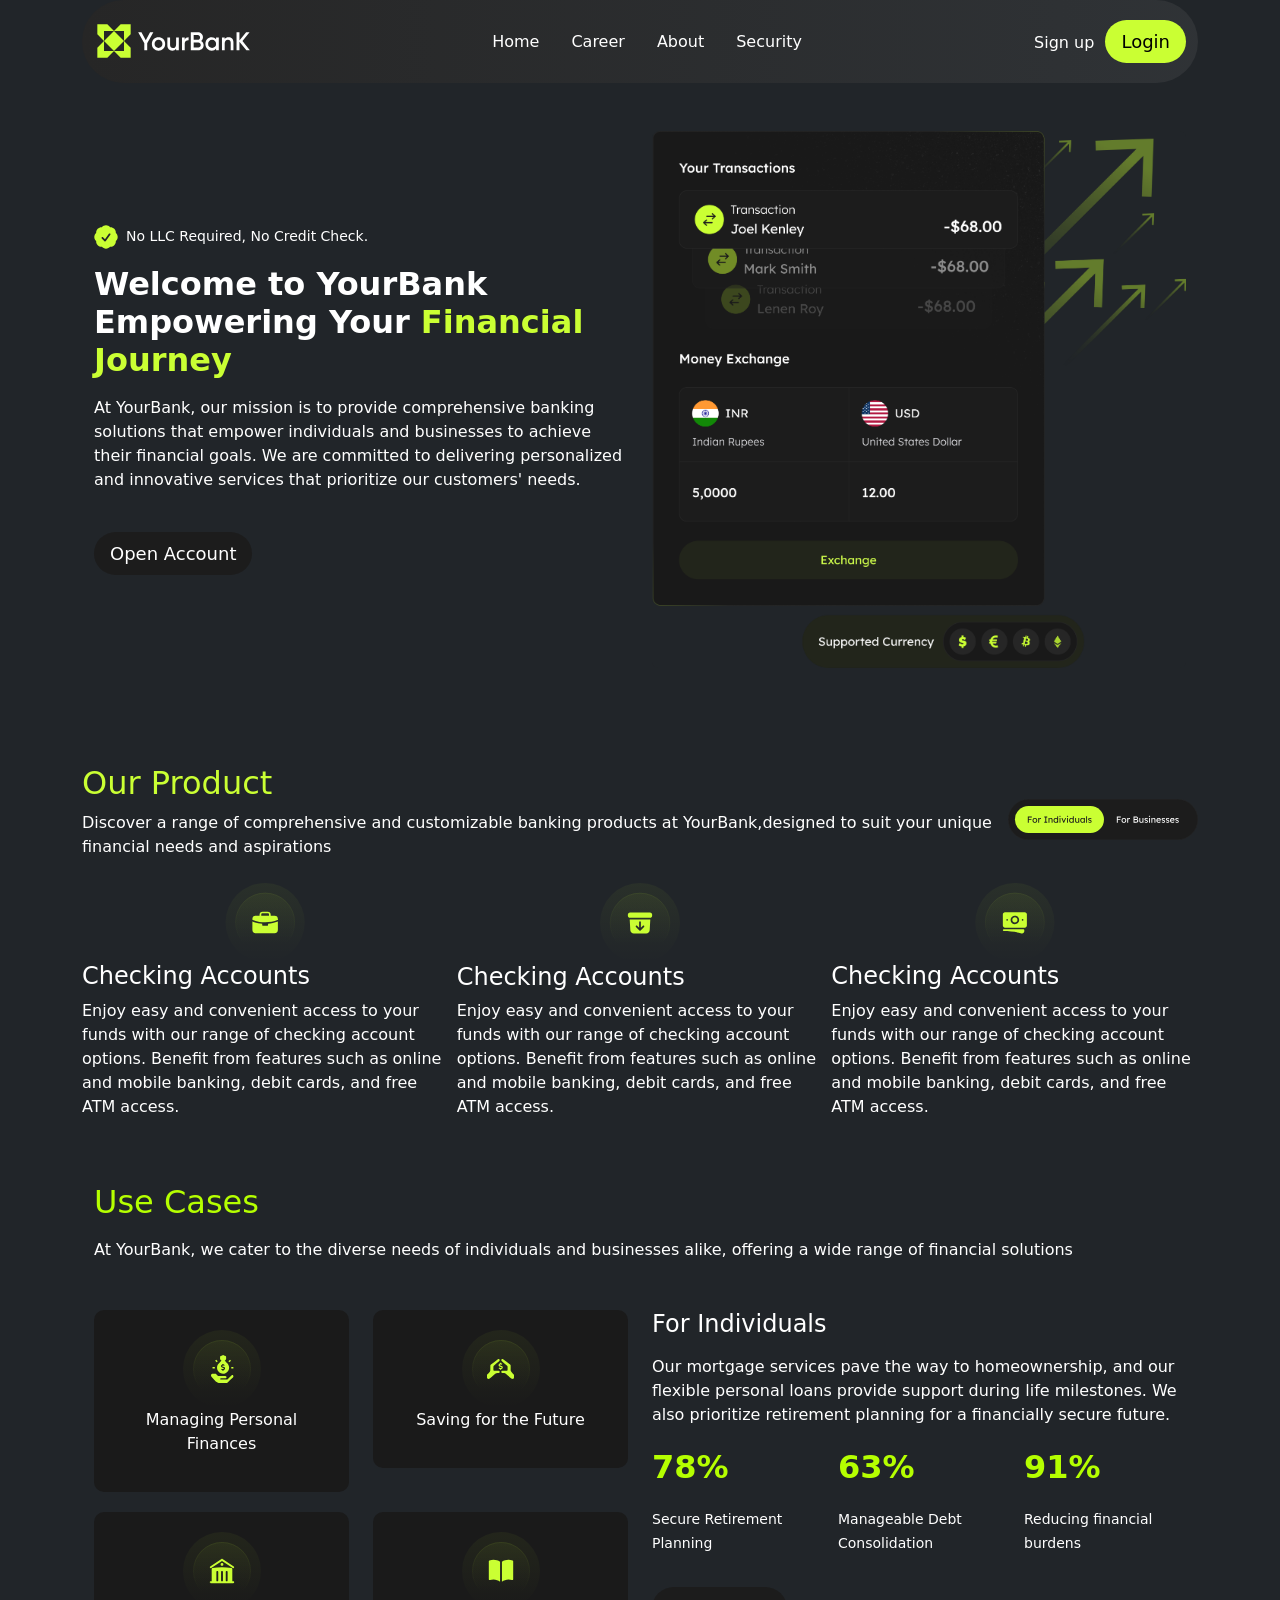
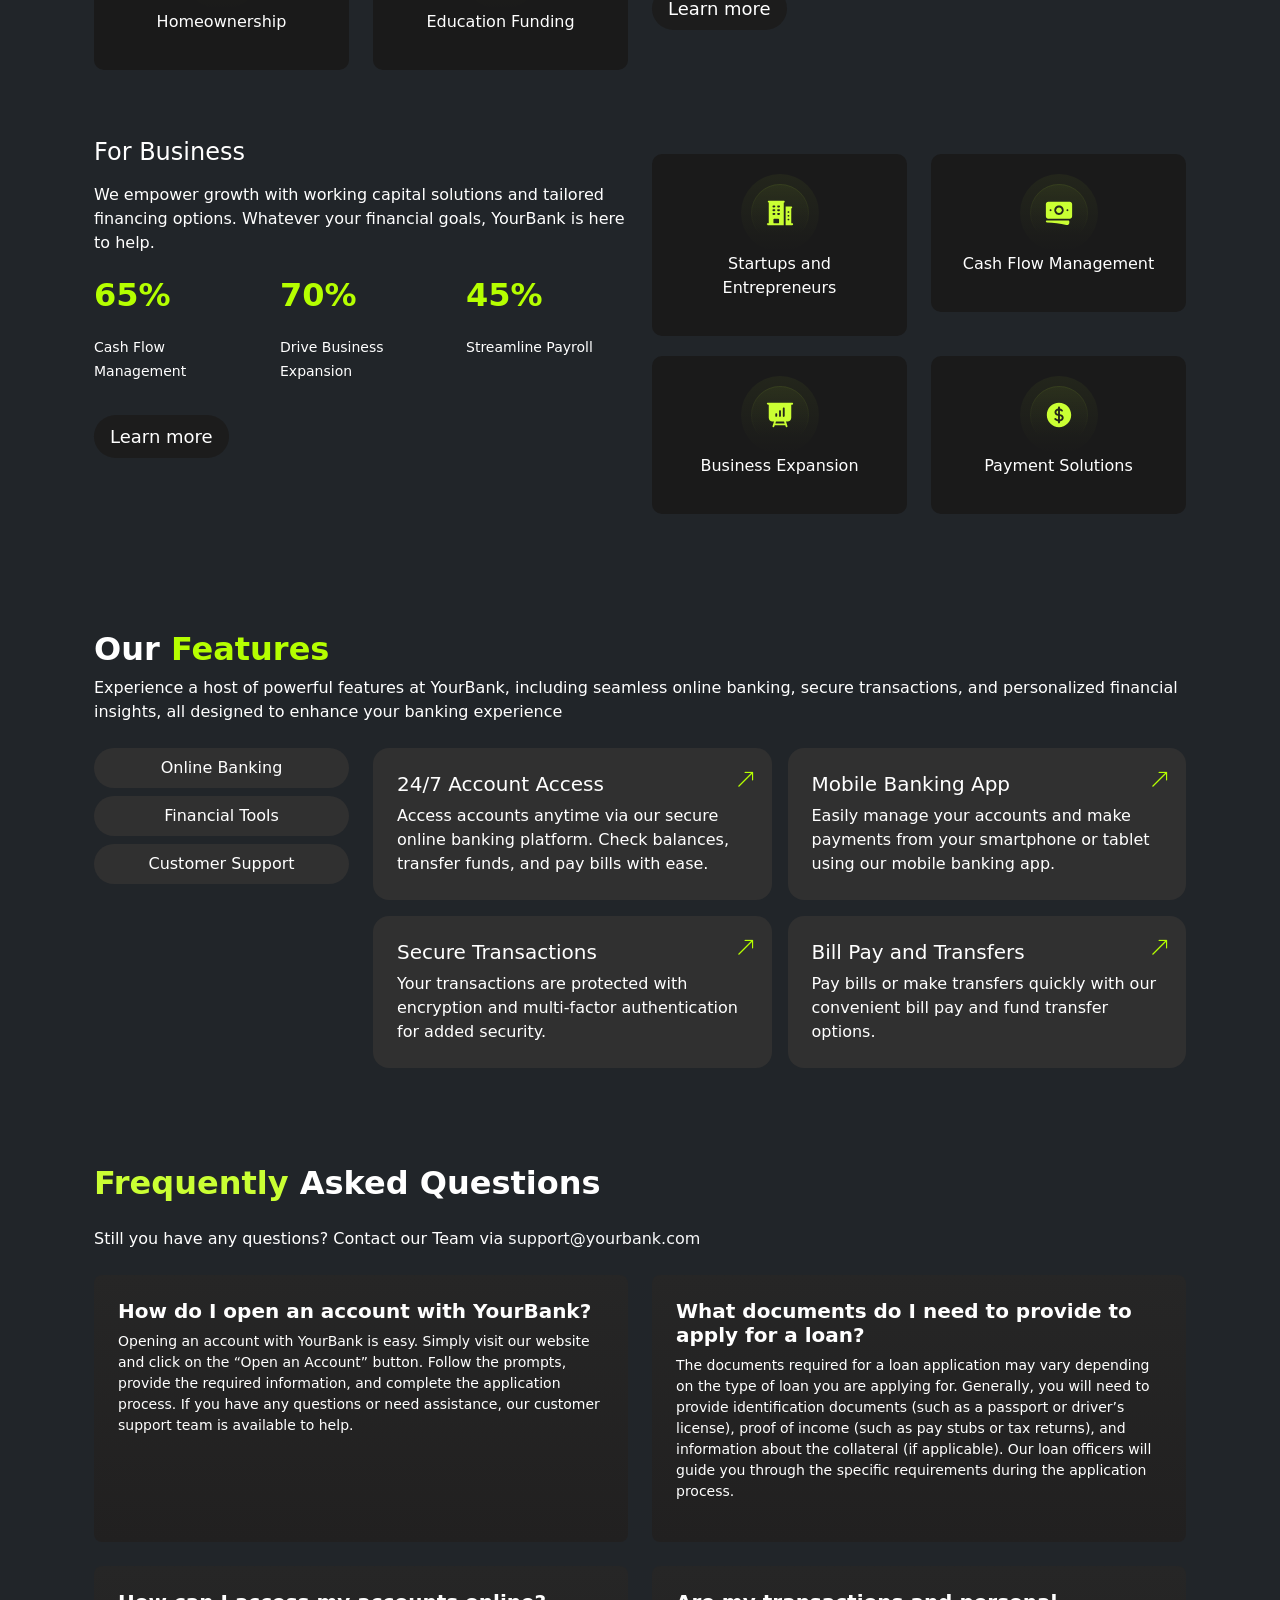
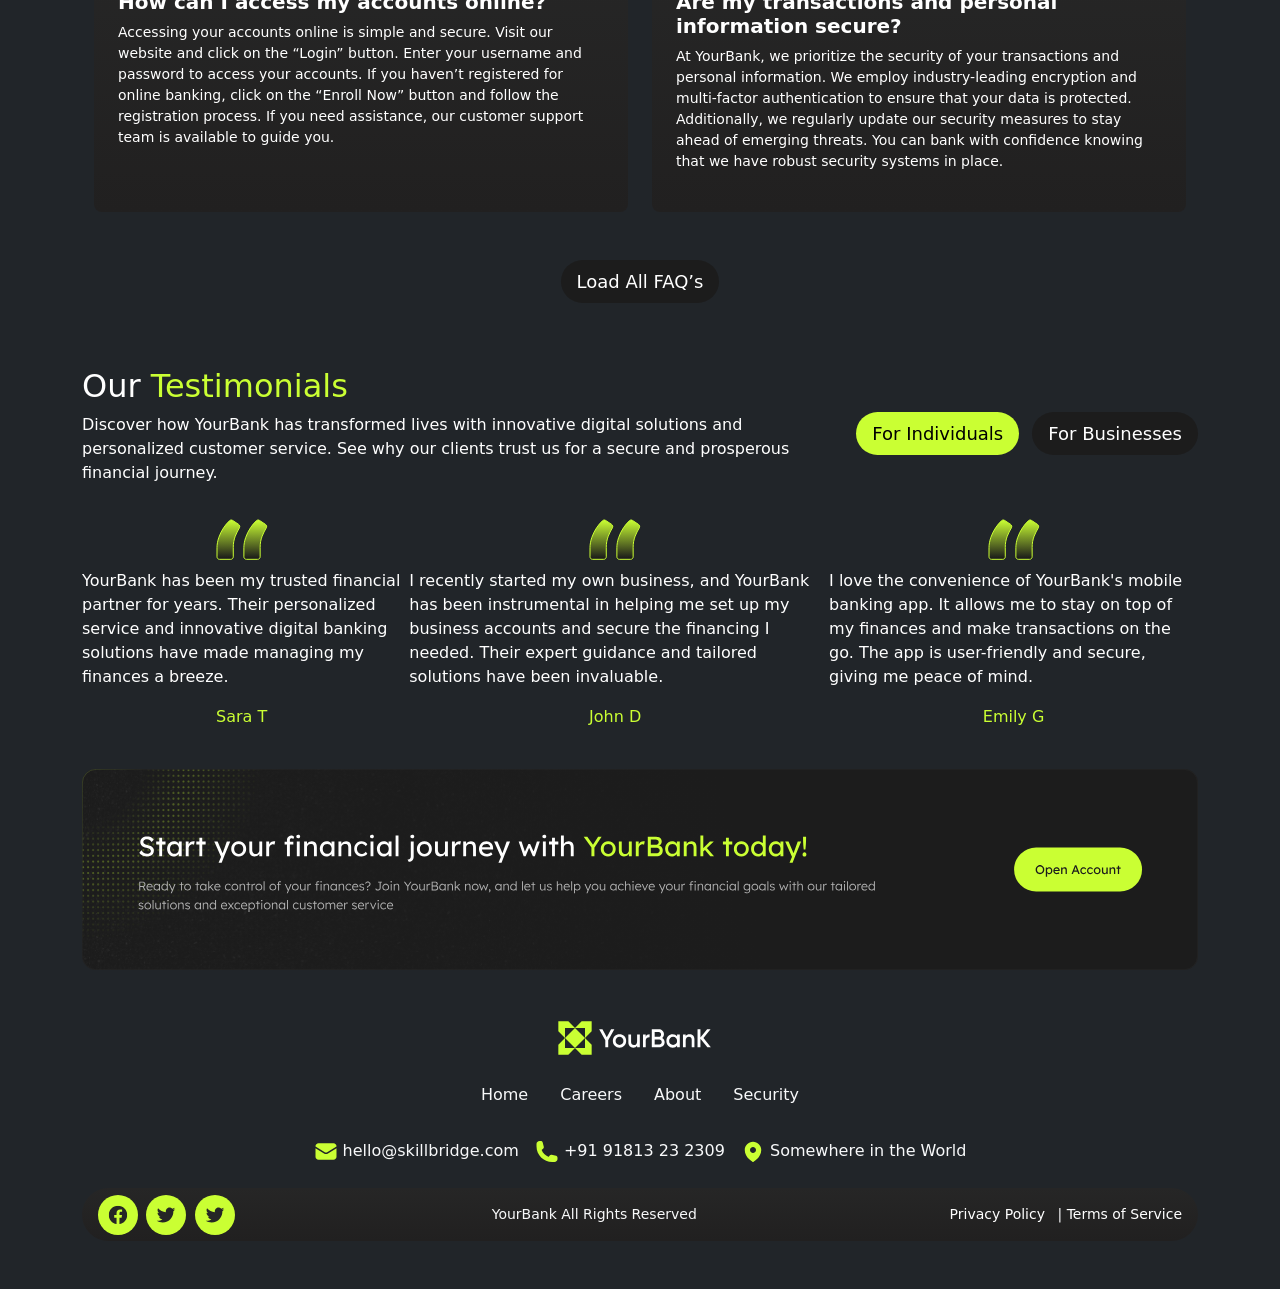
<file: index.html>
<!DOCTYPE html>
<html lang="en">
<head>
    <meta charset="UTF-8">
    <meta name="viewport" content="width=device-width, initial-scale=1.0">
    <title>Capstone Project 1</title>
    <link rel="stylesheet" href="style.css">
    <link href="https://cdn.jsdelivr.net/npm/bootstrap@5.0.2/dist/css/bootstrap.min.css" rel="stylesheet" integrity="sha384-EVSTQN3/azprG1Anm3QDgpJLIm9Nao0Yz1ztcQTwFspd3yD65VohhpuuCOmLASjC" crossorigin="anonymous">
    <!-- For Images -->
    <link href="https://cdn.jsdelivr.net/npm/bootstrap@5.3.3/dist/css/bootstrap.min.css" rel="stylesheet">
    <link href="https://cdn.jsdelivr.net/npm/bootstrap-icons@1.10.5/font/bootstrap-icons.css" rel="stylesheet">
</head>
<body class="bg-dark text-white">
    <div class="container">
    <!-- Navbar -->
    <nav
    class="navbar navbar-expand-lg navbar-dark bg-dark custom-navbar-bg py-3">
    <div class="container">
      <a class="navbar-brand" href="#">
        <img src="assests/Logo.svg" alt="YourBank" />
      </a>
      
      <button
      class="navbar-toggler border-0 shadow-none"
      type="button"
      data-bs-toggle="collapse"
      data-bs-target="#navbarContent">
      <img src="images/Button.svg" alt="navbar-image">
      </button>

      <!-- Collapsible Content -->
      <div
        class="collapse navbar-collapse justify-content-between"
        id="navbarContent"
      >
        <!-- Nav Links -->
        <ul class="navbar-nav mx-auto mb-2 mb-lg-0">
          <li class="nav-item px-2">
            <a class="nav-link text-white" href="/images/">Home</a>
          </li>
          <li class="nav-item px-2">
            <a class="nav-link text-white" href="/Pages/career.html">Career</a>
          </li>
          <li class="nav-item px-2">
            <a class="nav-link text-white" href="/Pages/about.html">About</a>
          </li>
          <li class="nav-item px-2">
            <a class="nav-link text-white" href="/Pages/security.html">Security</a>
          </li>
        </ul>
        <!-- Buttons -->
        <div>
          <button class="border border-0 bg-transparent text-white"><a href="/index.html" class="text-white text-decoration-none">Sign up</a></button>
          <button
            class="border border-0 fs-18 bg-green fw-medium text-black rounded-pill py-2 px-3"><a href="/index.html" class="text-black text-decoration-none">Login</a>
          </button>
        </div>
      </div>
    </div>
  </nav>


 <!-- Hero Section -->
  <div class="container py-5">
    <div class="row align-items-center">
      
      <!-- Left Text Column -->
      <div class="col-lg-6 mb-4 mb-lg-0">
        <div class="d-flex align-items-center gap-2 mb-3">
          <img src="assests/Subtract.svg" alt="image pic" style="width: 24px;">
          <p class="mb-0 small">No LLC Required, No Credit Check.</p>
        </div>
  
        <h2 class="fw-bold mb-3">
          Welcome to YourBank<br>
          Empowering Your <span class="text">Financial <br class="d-none d-md-block">Journey</span>
        </h2>
  
        <p class="mb-4">
          At YourBank, our mission is to provide comprehensive banking solutions that empower individuals and businesses to achieve their financial goals. We are committed to delivering personalized and innovative services that prioritize our customers' needs.
        </p>
  
        <button class="border border-0 fs-18 navcent-nav fw-medium text-black rounded-pill py-2 px-3 text-color mt-3 text-white">Open Account</button>
      </div>
  
      <!-- Right Image Column -->
      <div class="col-lg-6 text-center">
        <img src="assests/HB (1).png" alt="Hero Image" class="img-fluid rounded bg-dark" style="max-height: 550px;">
      </div>
  
    </div>
  </div>


    <!-- Product -->
     <div class="d-flex align-items-center justify-content-end mt-5 d-grid gap-2">
        <div>
        <h2 class="text">Our Product</h2>
        <p>Discover a range of comprehensive and customizable banking products at YourBank,designed to suit your unique financial needs and aspirations</p>
        </div>
        <div>
            <img src="assests/Tabs.svg" alt="tab image" width="190px">
        </div>
     </div>

     <div class="d-flex align-items-center justify-content-between mt-2 d-grid gap-2">

        <!-- 1st div -->
        <div>
            <img src="assests/Icon Container.svg" alt="image pic" width="80px" class="mx-auto d-block"> 
            <h4>Checking Accounts</h4>
            <p>Enjoy easy and convenient access to your funds with our range of checking account options. Benefit from features such as online and mobile banking, debit cards, and free ATM access.</p>
        </div>
        <!-- 2nd div -->

        <div>
            <img src="assests/Icon Container (1).svg" alt="image pic" class="mx-auto d-block" width="80px">
            <h4>Checking Accounts</h4>
            <p>Enjoy easy and convenient access to your funds with our range of checking account options.  Benefit from features such as online and mobile banking, debit cards, and free ATM access.</p>
        </div>
        <!-- 3rd div -->

        <div>
            <img src="assests/Icon Container (2).svg" alt="image pic" class="mx-auto d-block" width="80px"> 
            <h4>Checking Accounts</h4>
            <p>Enjoy easy and convenient access to your funds with our range of checking account options. Benefit from features such as online and mobile banking, debit cards, and free ATM access.</p>
        </div>    
    </div>


    <div class="container py-5">
    <h2 class="section-title">Use Cases</h2>
    <p class="mb-5">At YourBank, we cater to the diverse needs of individuals and businesses alike, offering a wide range of financial solutions</p>
    <!-- For Individuals -->

    <div class="row align-items-start mb-5">
    <div class="col-md-6">
    <div class="row">
    <div class="col-6">
    <div class="icon-box">
    <img src="images/Icon Container.svg" alt="Icon Image">
    <p>Managing Personal Finances</p></div>
    </div>
    <div class="col-6">
    <div class="icon-box">
    <img src="images/Icon Container (1).svg" alt="Icon image">
    <p>Saving for the Future</p></div>
    </div>
    <div class="col-6">
    <div class="icon-box">
    <img src="images/Icon Container (2).svg" alt="Icon Image">
    <p>Homeownership</p></div>
    </div>
    <div class="col-6">
    <div class="icon-box">
    <img src="images/Icon Container (3).svg" alt="Icon Image">
    <p>Education Funding</p></div>
    </div></div>
    </div>
    <div class="col-md-6">
    <h4 class="mb-3">For Individuals</h4>
    <p>Our mortgage services pave the way to homeownership, and our flexible personal loans provide support during life milestones. We also prioritize retirement planning for a financially secure future.</p>
    <div class="row mb-3">
    <div class="col-4">
    <p class="stat">78%</p>
    <small>Secure Retirement Planning</small></div>
    <div class="col-4">
    <p class="stat">63%</p>
    <small>Manageable Debt Consolidation</small></div>
    <div class="col-4">
    <p class="stat">91%</p>
    <small>Reducing financial burdens</small>
    </div></div>
    <button class="border border-0 fs-18 navcent-nav fw-medium text-black rounded-pill py-2 px-3 text-color mt-3 text-white">Learn more</button>
    </div>
    </div>
          
            <!-- For Business -->
    <div class="row align-items-start">
    <div class="col-md-6">
    <h4 class="mb-3">For Business</h4>
    <p>We empower growth with working capital solutions and tailored financing options. Whatever your financial goals, YourBank is here to help.</p>
    <div class="row mb-3">
    <div class="col-4">
    <p class="stat">65%</p>
    <small>Cash Flow Management</small>
    </div>
    <div class="col-4">
    <p class="stat">70%</p>
    <small>Drive Business Expansion</small>
    </div>
    <div class="col-4">
    <p class="stat">45%</p>
    <small>Streamline Payroll</small>
    </div>
    </div>
        
    <button class="border border-0 fs-18 navcent-nav fw-medium text-black rounded-pill py-2 px-3 text-color mt-3 text-white me-2">Learn more</button>
    </div>
    <div class="col-md-6 mt-3">
    <div class="row">
    <div class="col-6">
    <div class="icon-box">

    <img src="images/Icon Container (Business).svg" alt="image pic">
    <p>Startups and Entrepreneurs</p>
    </div>
    </div>
    <div class="col-6">
    <div class="icon-box">
    <img src="images/Icon Container (1 business).svg" alt="image pic">
    <p>Cash Flow Management</p></div>
    </div>
    <div class="col-6">
    <div class="icon-box">
    <img src="images/Icon Container (2 business).svg" alt="image pic">
    <p>Business Expansion</p>
    </div></div>
    <div class="col-6">
    <div class="icon-box">
    <img src="images/Icon Container (3 business).svg" alt="image pic">
    <p>Payment Solutions</p>
    </div>
    </div>
    </div>
    </div>
    </div>
    </div>

          <!-- Our Features -->
<div class="container py-5"
  <!-- Title & Description -->
  <h2 class="fw-bold mb-2">Our <span class="text-accent">Features</span></h2>
  <p class="mb-4">
    Experience a host of powerful features at YourBank, including seamless online banking, secure transactions, and personalized financial insights, all designed to enhance your banking experience
  </p>

  <div class="row">
    <!-- Left Tab Buttons -->
    <div class="col-lg-3 mb-4">
      <div class="d-flex flex-column gap-2">
        <button class="rounded-pill py-2 px-3 text-white border border-0 navcent-nav text" style="background-color: #303030;">Online Banking</button>
        <button class="rounded-pill py-2 px-3 text-white border border-0 navcent-nav" style="background-color: #303030;">Financial Tools</button>
        <button class="rounded-pill py-2 px-3 text-white border border-0 navcent-nav" style="background-color: #303030;">Customer Support</button>
      </div>
    </div>

    <!-- Feature Cards -->
    <div class="col-lg-9">
      <div class="row g-3">
        <div class="col-md-6">
          <div class="p-4 rounded-4 bg-card-features h-100 hover-lift position-relative" style="background-color: #303030;">
            <i class="bi bi-arrow-up-right position-absolute top-0 end-0 m-3 text-accent fs-5"></i>
            <h5 class="mb-2">24/7 Account Access</h5>
            <p class="mb-0">Access accounts anytime via our secure online banking platform. Check balances, transfer funds, and pay bills with ease.</p>
          </div>
        </div>
        <div class="col-md-6">
          <div class="p-4 rounded-4 bg-card-features h-100 hover-lift position-relative" style="background-color: #303030;">
            <i class="bi bi-arrow-up-right position-absolute top-0 end-0 m-3 text-accent fs-5"></i>
            <h5 class="mb-2">Mobile Banking App</h5>
            <p class="mb-0">Easily manage your accounts and make payments from your smartphone or tablet using our mobile banking app.</p>
          </div>
        </div>
        <div class="col-md-6">
          <div class="p-4 rounded-4 bg-card-features h-100 hover-lift position-relative" style="background-color: #303030;">
            <i class="bi bi-arrow-up-right position-absolute top-0 end-0 m-3 text-accent fs-5"></i>
            <h5 class="mb-2">Secure Transactions</h5>
            <p class="mb-0">Your transactions are protected with encryption and multi-factor authentication for added security.</p>
          </div>
        </div>
        <div class="col-md-6">
          <div class="p-4 rounded-4 bg-card-features h-100 hover-lift position-relative" style="background-color: #303030;">
            <i class="bi bi-arrow-up-right position-absolute top-0 end-0 m-3 text-accent fs-5"></i>
            <h5 class="mb-2">Bill Pay and Transfers</h5>
            <p class="mb-0">Pay bills or make transfers quickly with our convenient bill pay and fund transfer options.</p>
          </div>
        </div>
      </div>
    </div>
  </div>
</div>



<!-- (Frequently asked questions) -->

  <div class="container py-5">
    <h2 class="text-white fw-bold mb-4">
      <span class="text">Frequently</span> Asked Questions
    </h2>
    <p class="mb-4">Still you have any questions? Contact our Team via <a href="mailto:support@yourbank.com" class="text-decoration-none text-light">support@yourbank.com</a></p>

    <div class="row g-4">
      <div class="col-md-6">
        <div class="p-4 border border-0 rounded-3 bg-secondary-subtle text-white h-100 faq-card">
          <h5 class="fw-semibold">How do I open an account with YourBank?</h5>
          <p class="small">Opening an account with YourBank is easy. Simply visit our website and click on the “Open an Account” button. Follow the prompts, provide the required information, and complete the application process. If you have any questions or need assistance, our customer support team is available to help.</p>
        </div>
      </div>
      <div class="col-md-6">
        <div class="p-4 border border-0 rounded-3 bg-secondary-subtle text-white h-100 faq-card">
          <h5 class="fw-semibold">What documents do I need to provide to apply for a loan?</h5>
          <p class="small">The documents required for a loan application may vary depending on the type of loan you are applying for. Generally, you will need to provide identification documents (such as a passport or driver’s license), proof of income (such as pay stubs or tax returns), and information about the collateral (if applicable). Our loan officers will guide you through the specific requirements during the application process.</p>
        </div>
      </div>
      <div class="col-md-6">
        <div class="p-4 border border-0 rounded-3 bg-secondary-subtle text-white h-100 faq-card">
          <h5 class="fw-semibold">How can I access my accounts online?</h5>
          <p class="small">Accessing your accounts online is simple and secure. Visit our website and click on the “Login” button. Enter your username and password to access your accounts. If you haven’t registered for online banking, click on the “Enroll Now” button and follow the registration process. If you need assistance, our customer support team is available to guide you.</p>
        </div>
      </div>
      <div class="col-md-6">
        <div class="p-4 border border-0 rounded-3 bg-secondary-subtle text-white h-100 faq-card">
          <h5 class="fw-semibold">Are my transactions and personal information secure?</h5>
          <p class="small">At YourBank, we prioritize the security of your transactions and personal information. We employ industry-leading encryption and multi-factor authentication to ensure that your data is protected. Additionally, we regularly update our security measures to stay ahead of emerging threats. You can bank with confidence knowing that we have robust security systems in place.</p>
        </div>
      </div>
    </div>

    <div class="mt-4 text-center">
        <button class="border border-0 fs-18 navcent-nav fw-medium rounded-pill py-2 px-3 text-color mt-4 text-white">Load All FAQ’s</button> </div>
    </div>
  </div>

      
<!-- Testimonials -->
<div class="container mt-3">
  <div class="row align-items-center justify-content-between">
    
    <!-- Left Column: Heading + Paragraph -->
    <div class="col-md-8">
      <h2>Our <span class="text">Testimonials</span></h2>
      <p>
        Discover how YourBank has transformed lives with innovative digital solutions and personalized customer service. 
        See why our clients trust us for a secure and prosperous financial journey.
      </p>
    </div>

    <!-- Right Column: Buttons -->
    <div class="col-md-4 text-md-end mt-1 mt-md-0">
      <button class="border border-0 fs-18 bg-green fw-medium text-black rounded-pill py-2 px-3 text-color me-2">
        For Individuals
      </button>
      <button class="border border-0 fs-18 navcent-nav fw-medium text-white rounded-pill py-2 px-3 text-color">
        For Businesses
      </button>
    </div>
  </div>


  <div class="d-flex align-items-center justify-content-between mt-2 d-grid gap-2">
    <div>
      <img src="assests/Icon (1).svg" alt="" class="mx-auto d-block">
      <p>YourBank has been my trusted financial partner for years. Their personalized service and innovative digital banking solutions have made managing my finances a breeze.</p>
      <p class="text-center text">Sara T</p>
    </div>
    <div>
      <img src="assests/Icon (1).svg" alt="" class="mx-auto d-block">
      <p>I recently started my own business, and YourBank has been instrumental in helping me set up my business accounts and secure the financing I needed. Their expert guidance and tailored solutions have been invaluable.</p>
      <p class="text-center text">John D</p>
    </div>
    <div>
      <img src="assests/Icon (1).svg" alt="" class="mx-auto d-block">
      <p>I love the convenience of YourBank's mobile banking app. It allows me to stay on top of my finances and make transactions on the go. The app is user-friendly and secure, giving me peace of mind.</p>
      <p class="text-center text">Emily G</p>
    </div>
  </div>

</div>


<!-- CTA Section -->
<div class="container mt-4">
  <img src="assests/CTA Section.svg" alt="CTA Section" class="img-fluid w-100">
</div>


 <!-- Logo -->

<!-- Footer Start -->
<footer class="footer bg-dark text-light py-5">
  <div class="container text-center">
    
    <!-- Logo -->
    <div class="mb-3">
      <img src="assests/Logo.svg" alt="YourBank Logo">
      <h5 class="d-inline-block ms-2"></h5>
    </div>

    <!-- Menu -->
    <ul class="nav justify-content-center mb-4">
      <li class="nav-item"><a class="nav-link text-light" href="#">Home</a></li>
      <li class="nav-item"><a class="nav-link text-light" href="#">Careers</a></li>
      <li class="nav-item"><a class="nav-link text-light" href="#">About</a></li>
      <li class="nav-item"><a class="nav-link text-light" href="#">Security</a></li>
    </ul>

    <!-- Contact Info -->
    <div class="mb-4 d-flex align-items-center justify-content-center gap-3 flex-wrap">
      <p class="mb-0"><img src="assests/email.svg" alt=""> hello@skillbridge.com</p>
      <p class="mb-0"><img src="assests/Icon (2).svg" alt=""> +91 91813 23 2309</p>
      <p class="mb-0"><img src="assests/location.svg" alt=""> Somewhere in the World</p>  
    </div>

    <!-- Footer Bottom -->
    <div class="border border-0 d-flex justify-content-between align-items-center flex-wrap text-light small mt-4 px-3 faq-card" style="border-radius: 100px;">

      <!-- Social Icons -->
      <div>
        <a href="#" class="rounded-circle me-1"><img src="assests/fb.svg" alt="Facebook" width="40"></a>
        <a href="#" class="rounded-circle me-1"><img src="assests/twitter.svg" alt="Twitter" width="40"></a>
        <a href="#" class="rounded-circle me-1"><img src="assests/in.svg" alt="LinkedIn" width="40"></a>
      </div>

      <!-- Centered Text -->
      <div class="text-center flex-grow-1 mt-3">
        <p>YourBank All Rights Reserved</p>
      </div>

      <!-- Links -->
      <div>
        <a href="#" class="text-white text-decoration-none me-2">Privacy Policy</a> |
        <a href="#" class="text-white text-decoration-none">Terms of Service</a> 
      </div>

    </div>

  </div>
</footer>
<!-- Footer End -->

<script src="https://cdn.jsdelivr.net/npm/bootstrap@5.0.2/dist/js/bootstrap.bundle.min.js" integrity="sha384-MrcW6ZMFYlzcLA8Nl+NtUVF0sA7MsXsP1UyJoMp4YLEuNSfAP+JcXn/tWtIaxVXM" crossorigin="anonymous"></script>


</div> 
</body>
</html>
</file>
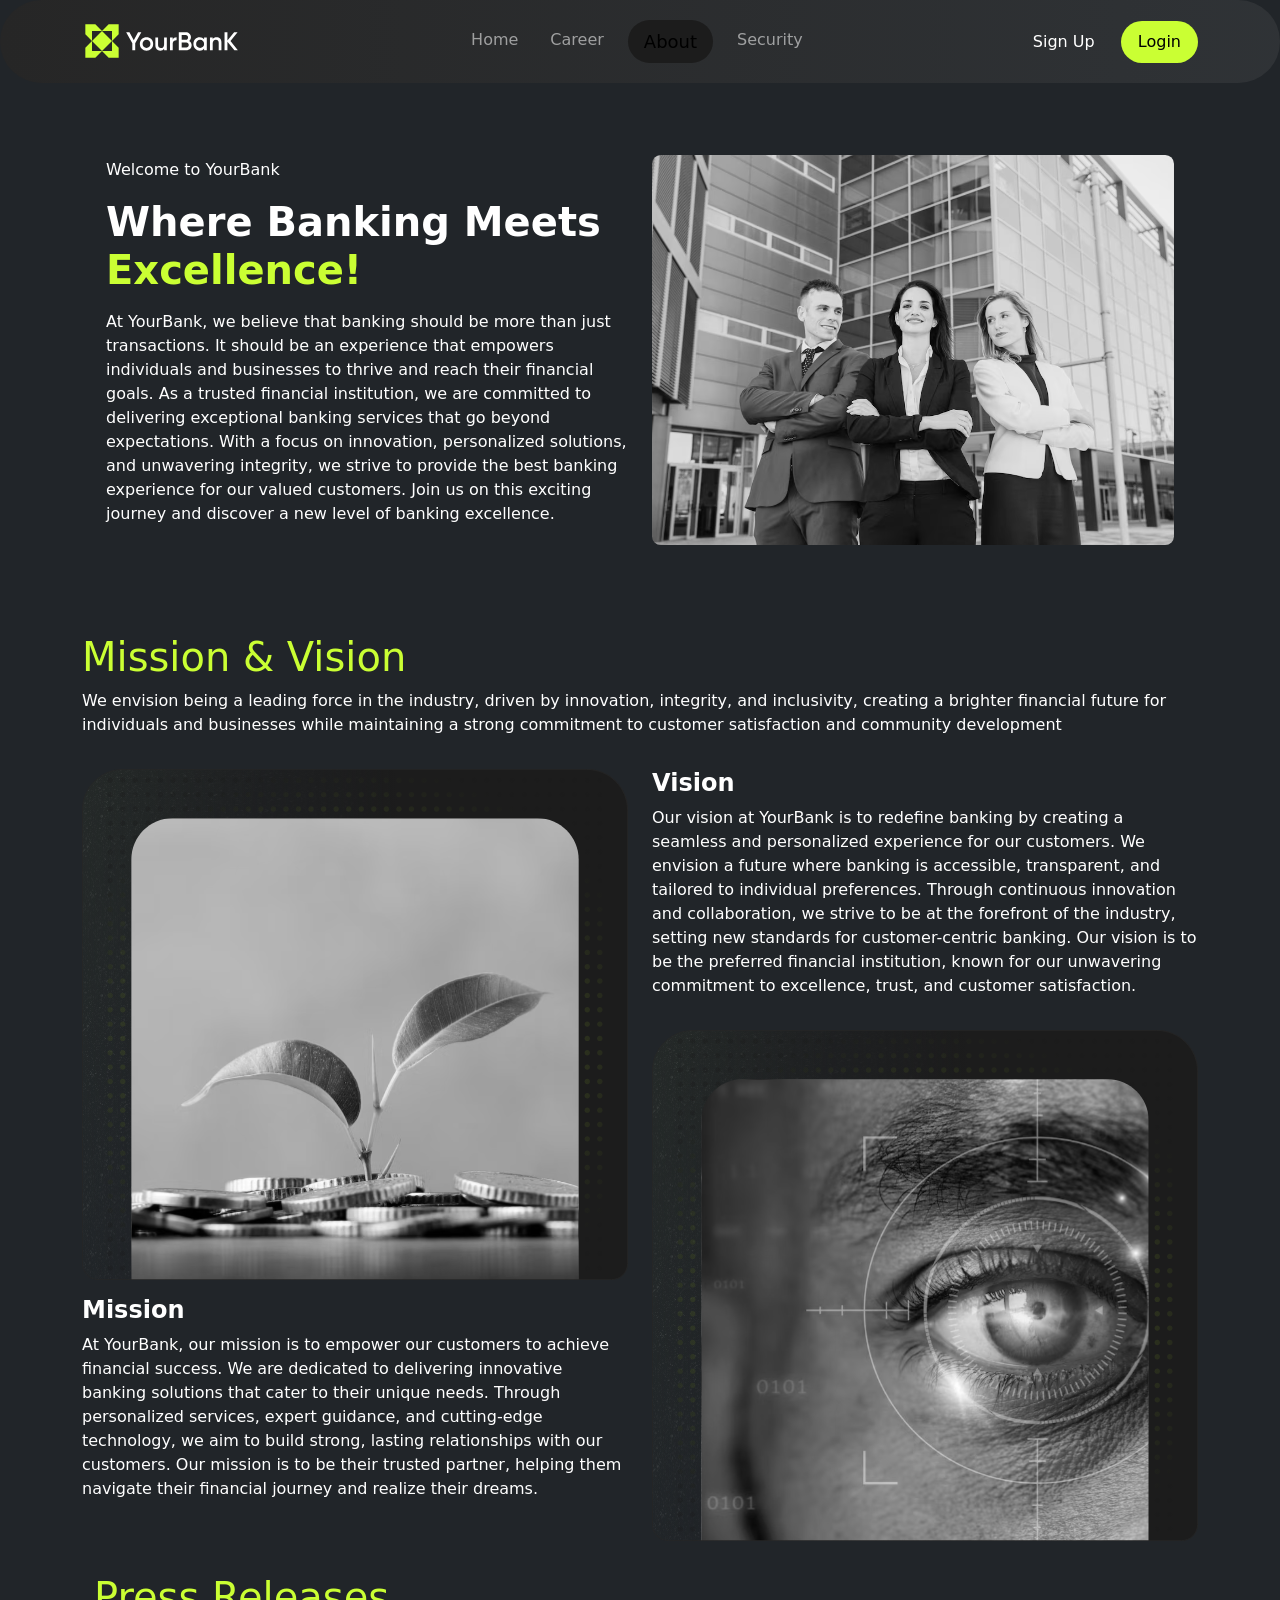
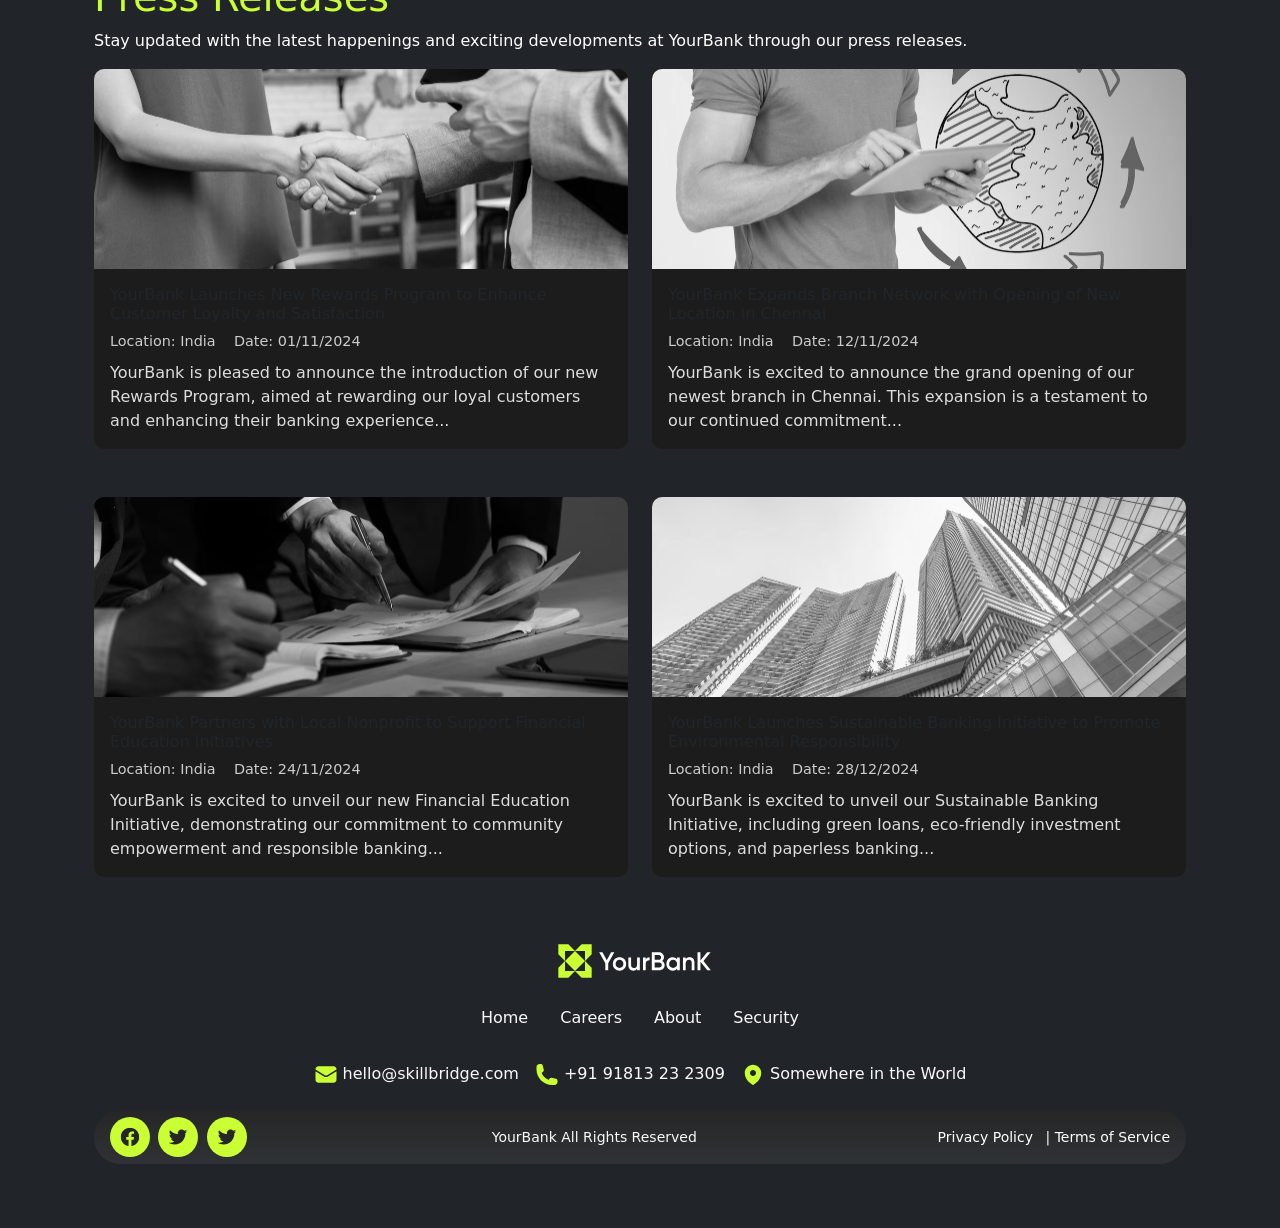
<file: Pages/about.html>
<!DOCTYPE html>
<html lang="en">
<head>
    <meta charset="UTF-8">
    <meta name="viewport" content="width=device-width, initial-scale=1.0">
    <title>Desktop</title>
     <!-- Bootstrap Links -->
     <link
     href="https://cdn.jsdelivr.net/npm/bootstrap@5.0.2/dist/css/bootstrap.min.css"
     rel="stylesheet"
     integrity="sha384-EVSTQN3/azprG1Anm3QDgpJLIm9Nao0Yz1ztcQTwFspd3yD65VohhpuuCOmLASjC"
     crossorigin="anonymous"
   />
   <link rel="stylesheet" href="styleabout.css">
</head>
<body class="bg-dark text-white">
    <!-- Navbar -->
    <nav
    class="navbar navbar-expand-lg navbar-dark bg-dark custom-navbar-bg py-3"
  >
    <div class="container">
      <a class="navbar-brand" href="#">
        <img src="images/Logo.svg" alt="YourBank" /></a>
      <!-- Toggler Button -->
      <button
      class="navbar-toggler border-0 shadow-none"
      type="button"
      data-bs-toggle="collapse"
      data-bs-target="#navbarContent">
      <img src="images/navbarbutton.svg" alt="navbar-image">
      </button>
      <!-- Collapsible Content -->
      <div
        class="collapse navbar-collapse justify-content-between"
        id="navbarContent"
      >
        <!-- Nav Links -->
        <ul class="navbar-nav mx-auto mb-2 mb-lg-0">
          <li class="nav-item px-2">
            <a class="nav-link" href="/index.html">Home</a>
          </li>
          <li class="nav-item px-2">
            <a class="nav-link" href="/Pages/career.html">Career</a>
          </li>
          <li class="nav-item px-2">
            <a class="nav-link border border-0 fs-18 navcent-nav fw-medium text-black rounded-pill py-2 px-3" href="/Pages/about.html">About</a>
          </li>
          <li class="nav-item px-2">
            <a class="nav-link" href="/Pages/security.html">Security</a>
          </li>
        </ul>
        <!-- Buttons -->
        <div>
          <a href="/Pages/signup.html" class="btn text-white me-2">Sign Up</a>
          <a href="/Pages/login.html" class="btn bg-green fw-medium text-black rounded-pill py-2 px-3">Login</a>
        </div>
      </div>
    </div>
  </nav>

  <!-- Hero Section -->

  <div class="container my-5">
    <div class="row align-items-center rounded p-4">
      <!-- Left Column -->
      <div class="col-md-6">
        <p>Welcome to YourBank</p>
        <h1 class="fw-bold">
          Where Banking Meets <span class="span-color">Excellence!</span>
        </h1>
        <p class="mt-3">At YourBank, we believe that banking should be more than just transactions. It should be an experience that empowers individuals and businesses to thrive and reach their financial goals. As a trusted financial institution, we are committed to delivering exceptional banking services that go beyond expectations. With a focus on innovation, personalized solutions, and unwavering integrity, we strive to provide the best banking experience for our valued customers. Join us on this exciting journey and discover a new level of banking excellence.</p>
      </div>

      <!-- Right Column (Image) -->
      <div class="col-md-6">
        <img src="images/Image.svg" alt="Team Meeting" class="img-fluid rounded"
        />
      </div>
    </div>
  </div>

  <!-- Mission and Vision -->

 <div class="container py-3">

    <div>
        <h1 class="span-color">Mission & Vision</h1>
        <p>We envision being a leading force in the industry, driven by innovation, integrity, and inclusivity, creating a brighter financial future for individuals and businesses while maintaining a strong commitment to customer satisfaction and community development</p>
    </div>

    <!-- Mission and Vision Columns -->
  <div class="row gy-5 py-3">
    <!-- Mission Block -->
    <div class="col-md-6 d-flex flex-column text-md-start">
      <img src="images/Image Container.svg" alt="Mission Image" class="img-fluid rounded mb-3" style="max-width: 100%; height: auto;" />
      <h4 class="fw-bold">Mission</h4>
      <p>
        At YourBank, our mission is to empower our customers to achieve financial success. We are dedicated to delivering innovative banking solutions that cater to their unique needs. Through personalized services, expert guidance, and cutting-edge technology, we aim to build strong, lasting relationships with our customers. Our mission is to be their trusted partner, helping them navigate their financial journey and realize their dreams.
      </p>
    </div>

    <!-- Vision Block -->
    <div class="col-md-6 d-flex flex-column text-md-start">
      <h4 class="fw-bold">Vision</h4>
      <p>
        Our vision at YourBank is to redefine banking by creating a seamless and personalized experience for our customers. We envision a future where banking is accessible, transparent, and tailored to individual preferences. Through continuous innovation and collaboration, we strive to be at the forefront of the industry, setting new standards for customer-centric banking. Our vision is to be the preferred financial institution, known for our unwavering commitment to excellence, trust, and customer satisfaction.
      </p>
      <img src="images/Image Container (1).svg" alt="Vision Image" class="img-fluid rounded mt-3" style="max-width: 100%; height: auto;" />
    </div>
  </div>

  <!-- Press Releases -->

  <div class="container py-3">
    <h1 class="span-color">Press Releases</h1>
    <p>Stay updated with the latest happenings and exciting developments at YourBank through our press releases.</p>
     <!-- Cards -->


     <div class="row gy-5">
      <!-- Card 1 -->
      <div class="col-md-6 col-lg-6">
        <div class="card h-100">
          <img src="images/img 1.svg" class="card-img-top" alt="Press Release 1">
          <div class="card-body">
            <h6 class="card-title">YourBank Launches New Rewards Program to Enhance Customer Loyalty and Satisfaction</h6>
            <p class="location-date">Location: India &nbsp;&nbsp; Date: 01/11/2024</p>
            <p class="card-text">YourBank is pleased to announce the introduction of our new Rewards Program, aimed at rewarding our loyal customers and enhancing their banking experience...</p>
          </div>
        </div>
      </div>

      <!-- Card 2 -->
      <div class="col-md-6 col-lg-6">
        <div class="card h-100">
          <img src="images/img 2.svg" class="card-img-top" alt="Press Release 2">
          <div class="card-body">
            <h6 class="card-title">YourBank Expands Branch Network with Opening of New Location in Chennai</h6>
            <p class="location-date">Location: India &nbsp;&nbsp; Date: 12/11/2024</p>
            <p class="card-text">YourBank is excited to announce the grand opening of our newest branch in Chennai. This expansion is a testament to our continued commitment...</p>
          </div>
        </div>
      </div>

      <!-- Card 3 -->
      <div class="col-md-6 col-lg-6">
        <div class="card h-100">
          <img src="images/img 3.svg" class="card-img-top" alt="Press Release 3">
          <div class="card-body">
            <h6 class="card-title">YourBank Partners with Local Nonprofit to Support Financial Education Initiatives</h6>
            <p class="location-date">Location: India &nbsp;&nbsp; Date: 24/11/2024</p>
            <p class="card-text">YourBank is excited to unveil our new Financial Education Initiative, demonstrating our commitment to community empowerment and responsible banking...</p>
          </div>
        </div>
      </div>

      <!-- Card 4 -->
      <div class="col-md-6 col-lg-6">
        <div class="card h-100">
          <img src="images/img 4.svg" class="card-img-top" alt="Press Release 4">
          <div class="card-body">
            <h6 class="card-title">YourBank Launches Sustainable Banking Initiative to Promote Environmental Responsibility</h6>
            <p class="location-date">Location: India &nbsp;&nbsp; Date: 28/12/2024</p>
            <p class="card-text">YourBank is excited to unveil our Sustainable Banking Initiative, including green loans, eco-friendly investment options, and paperless banking...</p>
          </div>
        </div>
      </div>

    </div>
  </div>

<!-- Footer Start -->
<footer class="footer bg-dark text-light py-5">
  <div class="container text-center">
    
    <!-- Logo -->
    <div class="mb-3">
      <img src="images/Logo.svg" alt="YourBank Logo">
      <h5 class="d-inline-block ms-2"></h5>
    </div>

    <!-- Menu -->
    <ul class="nav justify-content-center mb-4">
      <li class="nav-item"><a class="nav-link text-light" href="#">Home</a></li>
      <li class="nav-item"><a class="nav-link text-light" href="#">Careers</a></li>
      <li class="nav-item"><a class="nav-link text-light" href="#">About</a></li>
      <li class="nav-item"><a class="nav-link text-light" href="#">Security</a></li>
    </ul>

    <!-- Contact Info -->
    <div class="mb-4 d-flex align-items-center justify-content-center gap-3 flex-wrap">
      <p class="mb-0"><img src="images/email.svg" alt="image pic"> hello@skillbridge.com</p>
      <p class="mb-0"><img src="images/Icon (2).svg" alt="image pic"> +91 91813 23 2309</p>
      <p class="mb-0"><img src="images/Icon (3).svg" alt="image pic"> Somewhere in the World</p>  
    </div>

    <!-- Footer Bottom -->
    <div class="border border-0 d-flex justify-content-between align-items-center flex-wrap text-light small mt-4 px-3 faq-card" style="border-radius: 100px;">

      <!-- Social Icons -->
      <div>
        <a href="#" class="rounded-circle me-1"><img src="images/fb.svg" alt="Facebook" width="40"></a>
        <a href="#" class="rounded-circle me-1"><img src="images/twitter.svg" alt="Twitter" width="40"></a>
        <a href="#" class="rounded-circle me-1"><img src="images/in.svg" alt="LinkedIn" width="40"></a>
      </div>

      <!-- Centered Text -->
      <div class="text-center flex-grow-1 mt-3">
        <p>YourBank All Rights Reserved</p>
      </div>

      <!-- Links -->
      <div>
        <a href="#" class="text-white text-decoration-none me-2">Privacy Policy</a> |
        <a href="#" class="text-white text-decoration-none">Terms of Service</a> 
      </div>

    </div>

  </div>
</footer>
<!-- Footer End -->

  
    
  <script
  src="https://cdn.jsdelivr.net/npm/bootstrap@5.0.2/dist/js/bootstrap.bundle.min.js"
  integrity="sha384-MrcW6ZMFYlzcLA8Nl+NtUVF0sA7MsXsP1UyJoMp4YLEuNSfAP+JcXn/tWtIaxVXM"
  crossorigin="anonymous"></script>
</body>
</html>
</file>
<file: style.css>
@import url("https://fonts.googleapis.com/css2?family=Lexend:wght@100..900&display=swap");
:root {
  --bg-primary: #caff33;
  --bg-secondary: #1c1c1c;
  --bg-third: white;
}
.navcent-nav {
  background-color: var(--bg-secondary);
}
.fs-18 {
  font-size: 18px;
}
.bg-green {
  background-color: var(--bg-primary);
}
.text {
  color: var(--bg-primary);
}
.n-margin {
  margin-right: -200px;
}
.text-color {
  color: var(--bg-third);
}
/* Navbar background */
.custom-navbar-bg {
  background: linear-gradient(90deg, #262626, rgba(128, 128, 128, 0.15));
  border-radius: 100px;
  padding: 20px 34px;
}

.custom-border-left {
  border-left: 1px solid #caff33;
  padding-left: 20px;
  height: 100%;
}

.badge-custom {
  background-color: #2c2c2c;
  color: #ffffff;
  border-radius: 20px;
  padding: 5px 15px;
  font-size: 14px;
  margin-right: 10px;
}

.custom-img {
  width: 95%; /* Makes the image full width of its container */
  max-width: 1200px; /* Adjust this to increase the max size */
  height: auto; /* Maintains aspect ratio */
}

.custom-img1 {
  width: 70%; /* Makes the image full width of its container */
  max-width: 1200px; /* Adjust this to increase the max size */
  height: auto;
}

.faq-card {
  background: linear-gradient(#262626, rgb(33, 32, 32));
  border: 2px solid black;
  border-radius: 1rem;
}

/* For use cases */

.section-title {
  color: #b5ff00;
  font-size: 2rem;
  margin-bottom: 1rem;
}
.icon-box {
  background-color: #1a1a1a;
  border-radius: 10px;
  padding: 20px;
  text-align: center;
  color: white;
  margin-bottom: 20px;
}
.icon-box i {
  font-size: 24px;
  display: block;
  margin-bottom: 10px;
}
.stat {
  font-size: 2rem;
  font-weight: bold;
  color: #b5ff00;
}

.highlight-text {
  color: #b5ff00;
}
/* Our Features */

.bg-dark-900 {
  background-color: #0f0f0f;
}

.bg-card-features {
  background-color: rgb(73, 73, 73) / 11;
}

.text-accent {
  color: #b5ff00;
}
</file>
<file: Pages/styleabout.css>
@import url('https://fonts.googleapis.com/css2?family=Lexend:wght@100..900&display=swap');

/* Root Variables */
:root {
  --bg-primary: #CAFF33;
  --bg-secondary: #1C1C1C;
  --bg-third: #FFFFFF;
}

/* General Utility Classes */
.fs-18 {
  font-size: 18px;
}
.bg-green {
  background-color: var(--bg-primary);
}
.span-color {
  color: var(--bg-primary);
}
.text-color {
  color: var(--bg-third);
}
.n-margin {
  margin-right: -200px;
}

/* Navbar Styling */
.navcent-nav {
  background-color: var(--bg-secondary);
}
.custom-navbar-bg {
  background: linear-gradient(90deg, #262626, rgba(128, 128, 128, 0.15));
  border-radius: 100px;
  padding: 20px 34px;
}
.custom-border-left {
  border-left: 1px solid var(--bg-primary);
  padding-left: 20px;
  height: 100%;
}

/* Badge Styling */
.badge-custom {
  background-color: #2c2c2c;
  color: #ffffff;
  border-radius: 20px;
  padding: 5px 15px;
  font-size: 14px;
  margin-right: 10px;
}

/* Card Styling */
.card {
  background-color: #1c1c1c;
  border: none;
  border-radius: 10px;
  transition: 0.3s ease;
}
.card-img-top {
  height: 200px;
  object-fit: cover;
  border-top-left-radius: 10px;
  border-top-right-radius: 10px;
}
.location-date {
  font-size: 0.9rem;
  color: #ccc;
  margin-bottom: 0.5rem;
}
.card-text {
  color: #ddd;
}

/* FAQ Card (used previously in footer) */
.faq-card {
  background: linear-gradient(to bottom, #262626, rgba(128, 128, 128, 0.15));
  border: none !important;
  box-shadow: none !important;
  border-radius: 1rem;
}

/* Footer Bottom (new class for clean footer section) */
.footer-bottom {
  background-color: #1c1f23;
  border: none !important;
  box-shadow: none !important;
  border-radius: 50px;
  padding: 10px 20px;
}
</file>
